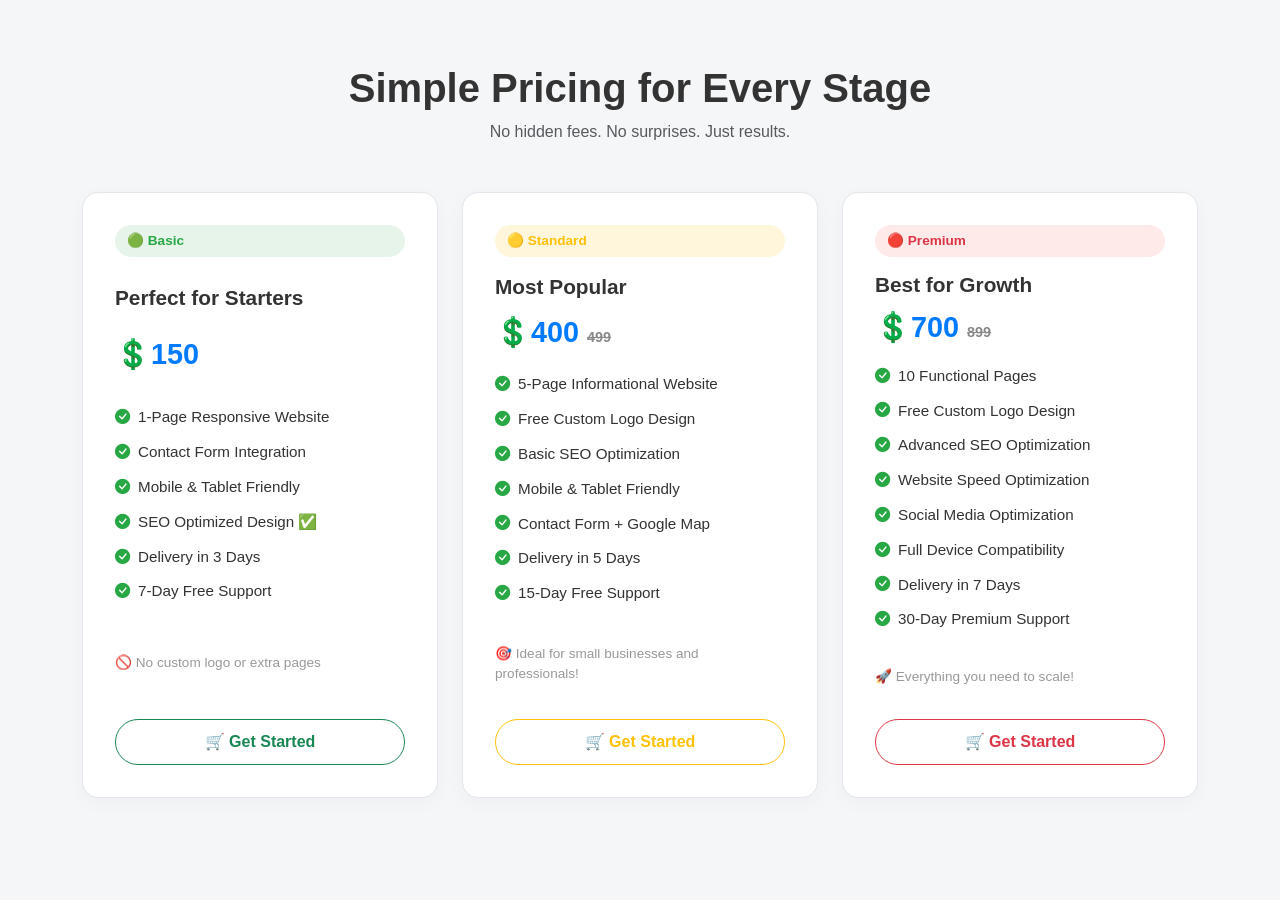
<file: counter.html>
<!DOCTYPE html>
<html lang="en">
<head>
  <meta charset="UTF-8" />
  <meta name="viewport" content="width=device-width, initial-scale=1.0"/>
  <title>Modern Pricing Section</title>
  <link href="https://cdn.jsdelivr.net/npm/bootstrap@5.3.3/dist/css/bootstrap.min.css" rel="stylesheet"/>
  <link href="https://cdn.jsdelivr.net/npm/bootstrap-icons@1.10.5/font/bootstrap-icons.css" rel="stylesheet"/>
  <style>
    body {
      font-family: 'Poppins', sans-serif;
      background-color: #f4f6f8;
      color: #333;
      padding: 4rem 0;
    }

    .pricing-title {
      text-align: center;
      margin-bottom: 3rem;
    }

    .pricing-title h2 {
      font-weight: 700;
      font-size: 2.5rem;
    }

    .card-pricing {
      background: #fff;
      border: 1px solid #e3e6ea;
      border-radius: 16px;
      padding: 2rem;
      transition: all 0.3s ease;
      height: 100%;
      display: flex;
      flex-direction: column;
      justify-content: space-between;
      box-shadow: 0 5px 20px rgba(0, 0, 0, 0.03);
    }

    .card-pricing:hover {
      border-color: #007bff;
      box-shadow: 0 10px 30px rgba(0, 123, 255, 0.1);
      transform: translateY(-5px);
    }

    .package-badge {
      display: inline-block;
      font-size: 0.85rem;
      padding: 0.35rem 0.75rem;
      border-radius: 30px;
      font-weight: 600;
      margin-bottom: 1rem;
    }

    .badge-basic { background: #e6f4ea; color: #28a745; }
    .badge-standard { background: #fff6db; color: #ffc107; }
    .badge-premium { background: #ffeaea; color: #dc3545; }

    .card-pricing h3 {
      font-size: 1.3rem;
      font-weight: 600;
      margin-bottom: 0.5rem;
    }

    .price {
      font-size: 1.8rem;
      font-weight: bold;
      margin-bottom: 1rem;
      color: #007bff;
    }

    .price small {
      font-size: 0.9rem;
      color: #888;
      text-decoration: line-through;
    }

    .features {
      padding-left: 0;
      list-style: none;
      margin-bottom: 1.5rem;
    }

    .features li {
      margin-bottom: 0.75rem;
      font-size: 0.95rem;
    }

    .features li i {
      color: #28a745;
      margin-right: 0.5rem;
    }

    .note {
      font-size: 0.85rem;
      color: #999;
    }

    .btn-plan {
      margin-top: auto;
      border-radius: 30px;
      font-weight: 600;
      padding: 0.6rem 1.5rem;
    }

    @media (max-width: 767px) {
      .pricing-title h2 {
        font-size: 2rem;
      }
    }
  </style>
</head>
<body>

  <div class="container">
    <div class="pricing-title">
      <h2>Simple Pricing for Every Stage</h2>
      <p class="text-muted">No hidden fees. No surprises. Just results.</p>
    </div>

    <div class="row g-4">
      <!-- Basic -->
      <div class="col-md-6 col-lg-4">
        <div class="card-pricing h-100">
          <span class="package-badge badge-basic">🟢 Basic</span>
          <h3>Perfect for Starters</h3>
          <div class="price">💲150</div>
          <ul class="features">
            <li><i class="bi bi-check-circle-fill"></i>1-Page Responsive Website</li>
            <li><i class="bi bi-check-circle-fill"></i>Contact Form Integration</li>
            <li><i class="bi bi-check-circle-fill"></i>Mobile & Tablet Friendly</li>
            <li><i class="bi bi-check-circle-fill"></i>SEO Optimized Design ✅</li>
            <li><i class="bi bi-check-circle-fill"></i>Delivery in 3 Days</li>
            <li><i class="bi bi-check-circle-fill"></i>7-Day Free Support</li>
          </ul>
          <p class="note">🚫 No custom logo or extra pages</p>
          <a href="#basic" class="btn btn-outline-success btn-plan mt-3">🛒 Get Started</a>
        </div>
      </div>

      <!-- Standard -->
      <div class="col-md-6 col-lg-4">
        <div class="card-pricing h-100">
          <span class="package-badge badge-standard">🟡 Standard</span>
          <h3>Most Popular</h3>
          <div class="price">💲400 <small>499</small></div>
          <ul class="features">
            <li><i class="bi bi-check-circle-fill"></i>5-Page Informational Website</li>
            <li><i class="bi bi-check-circle-fill"></i>Free Custom Logo Design</li>
            <li><i class="bi bi-check-circle-fill"></i>Basic SEO Optimization</li>
            <li><i class="bi bi-check-circle-fill"></i>Mobile & Tablet Friendly</li>
            <li><i class="bi bi-check-circle-fill"></i>Contact Form + Google Map</li>
            <li><i class="bi bi-check-circle-fill"></i>Delivery in 5 Days</li>
            <li><i class="bi bi-check-circle-fill"></i>15-Day Free Support</li>
          </ul>
          <p class="note">🎯 Ideal for small businesses and professionals!</p>
          <a href="#standard" class="btn btn-outline-warning btn-plan mt-3">🛒 Get Started</a>
        </div>
      </div>

      <!-- Premium -->
      <div class="col-md-6 col-lg-4">
        <div class="card-pricing h-100">
          <span class="package-badge badge-premium">🔴 Premium</span>
          <h3>Best for Growth</h3>
          <div class="price">💲700 <small>899</small></div>
          <ul class="features">
            <li><i class="bi bi-check-circle-fill"></i>10 Functional Pages</li>
            <li><i class="bi bi-check-circle-fill"></i>Free Custom Logo Design</li>
            <li><i class="bi bi-check-circle-fill"></i>Advanced SEO Optimization</li>
            <li><i class="bi bi-check-circle-fill"></i>Website Speed Optimization</li>
            <li><i class="bi bi-check-circle-fill"></i>Social Media Optimization</li>
            <li><i class="bi bi-check-circle-fill"></i>Full Device Compatibility</li>
            <li><i class="bi bi-check-circle-fill"></i>Delivery in 7 Days</li>
            <li><i class="bi bi-check-circle-fill"></i>30-Day Premium Support</li>
          </ul>
          <p class="note">🚀 Everything you need to scale!</p>
          <a href="#premium" class="btn btn-outline-danger btn-plan mt-3">🛒 Get Started</a>
        </div>
      </div>
    </div>
  </div>

</body>
</html>
</file>
